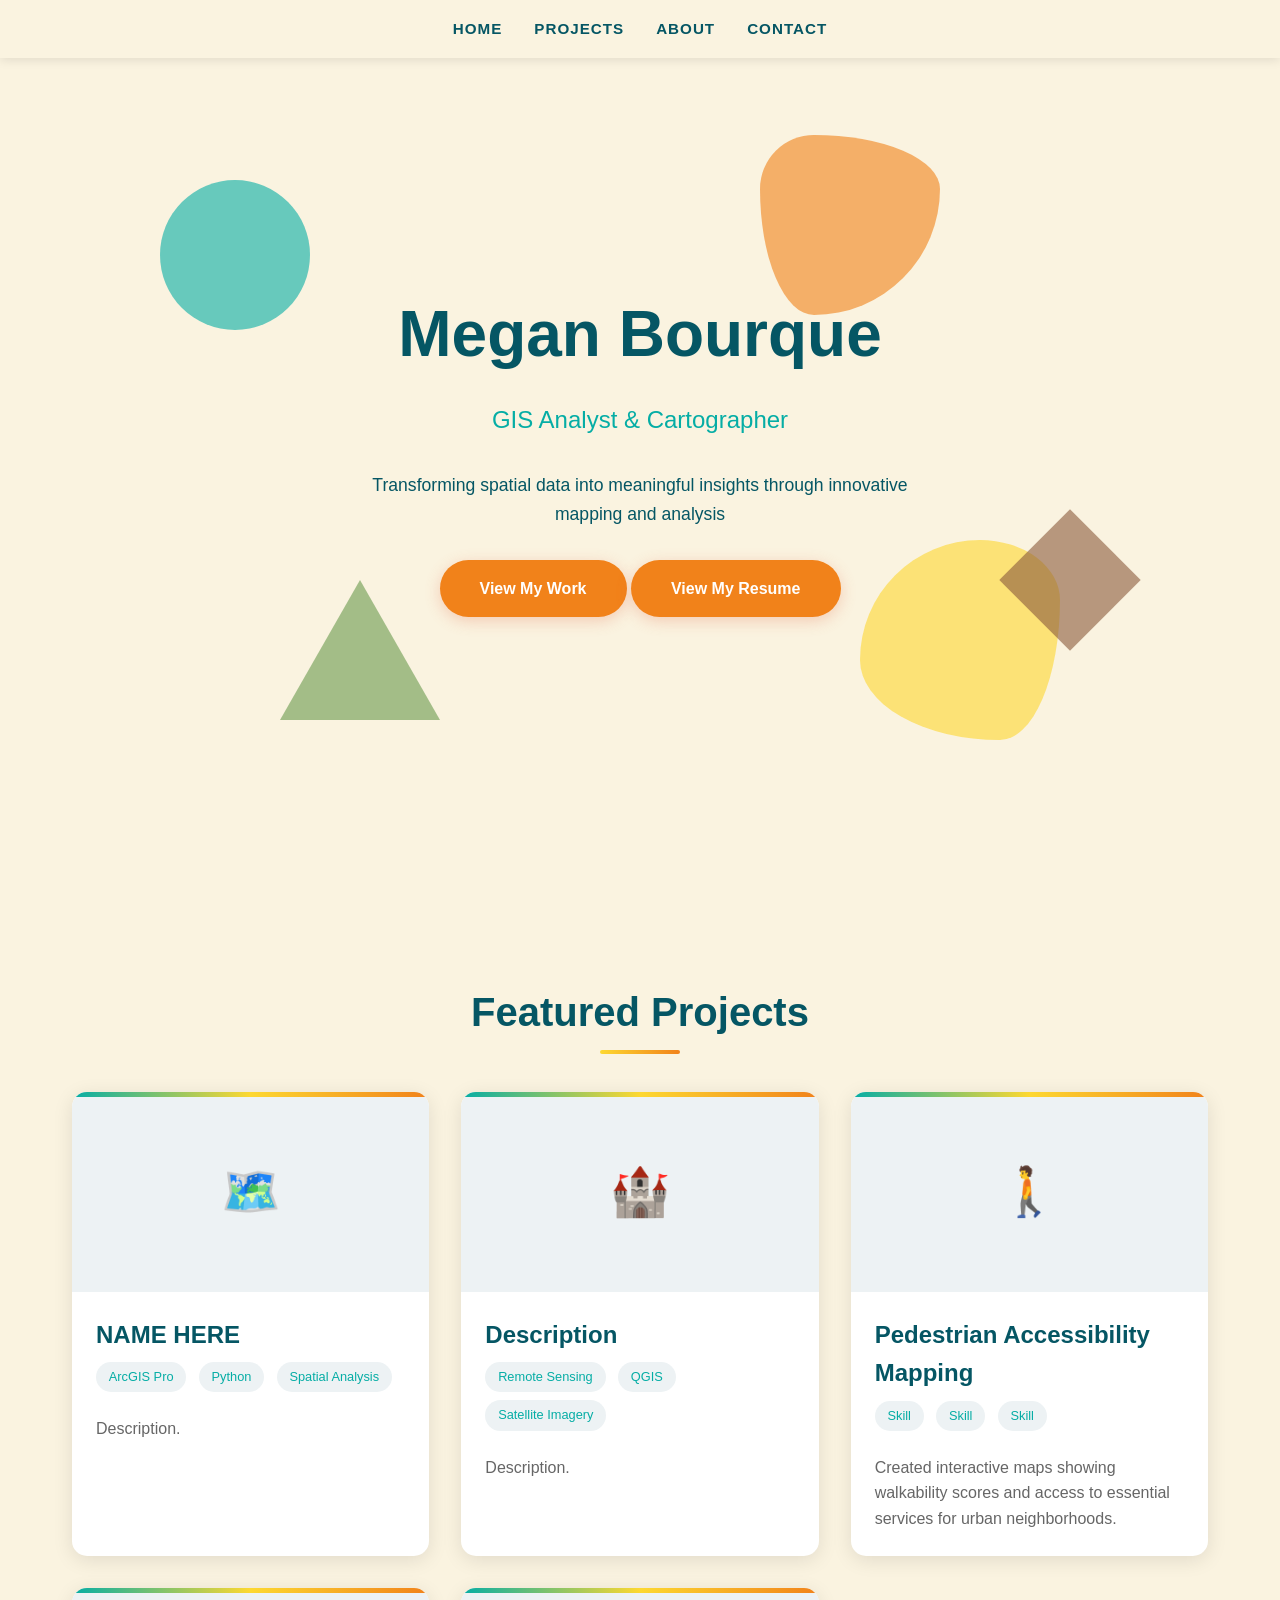
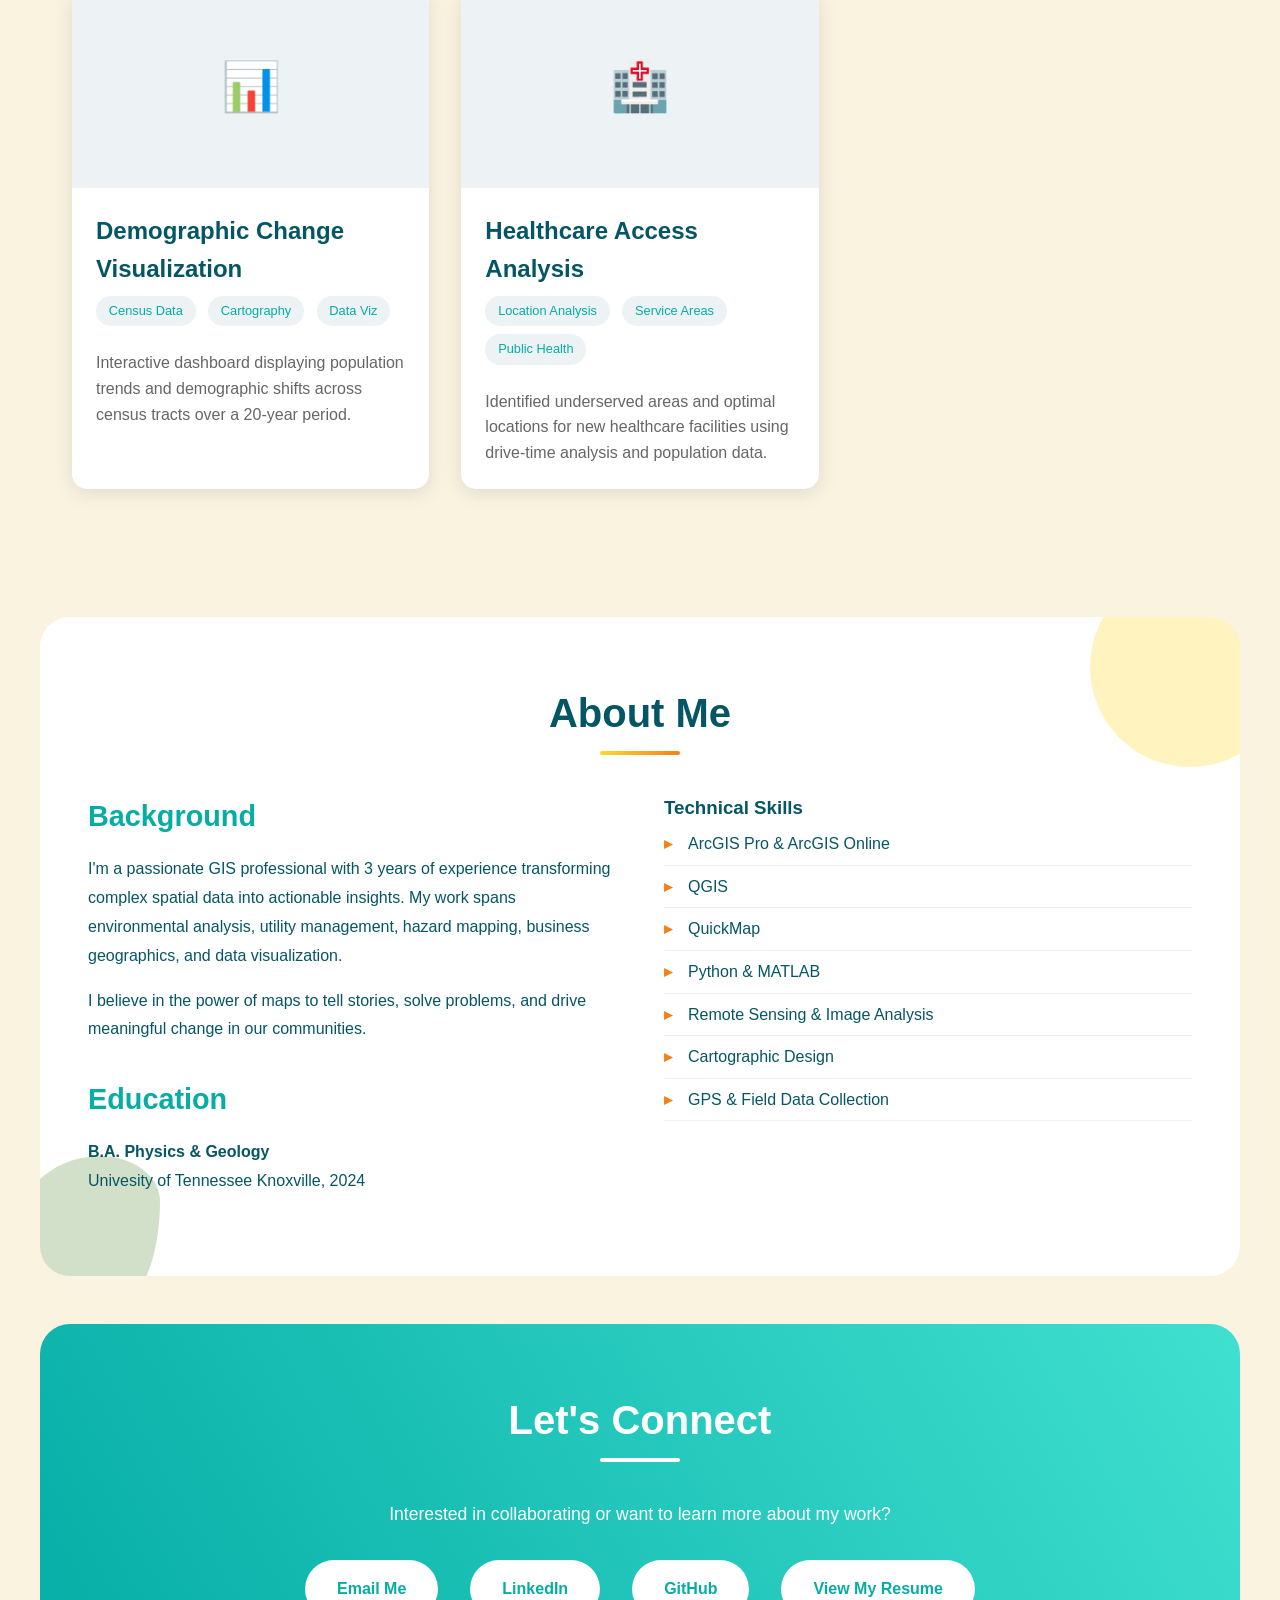
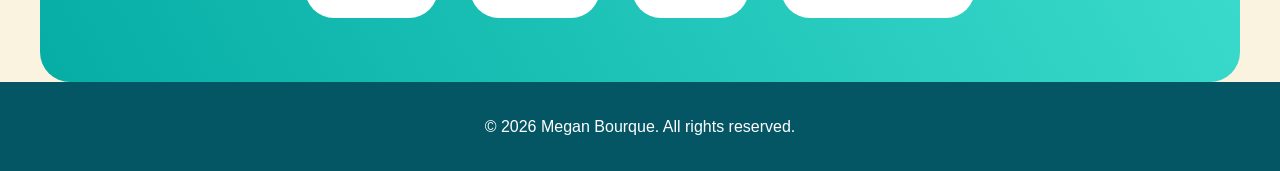
<file: index.html>
<!doctype html>
<html itemscope="" itemtype="http://schema.org/WebPage" lang="en">

<!DOCTYPE html>
<html lang="en">
<head>
    <meta charset="UTF-8">
    <meta name="viewport" content="width=device-width, initial-scale=1.0">
    <title>GIS Portfolio | Megan B. Bourque</title>
    <style>
        * {
            margin: 0;
            padding: 0;
            box-sizing: border-box;
        }

        :root {
            --teal: hsl(177, 94%, 35%);
            --orange: #f1821a;
            --yellow: #fdd831;
            --green: #6A994E;
            --brown: #8B5A3C;
            --cream: #FAF3E0;
            --dark: #055664;
            --light-gray: #EDF2F4;
            --tuqoise: #40E0D0;
        }

        body {
            font-family: 'Segoe UI', Tahoma, Geneva, Verdana, sans-serif;
            color: var(--dark);
            line-height: 1.6;
            background: var(--cream);
            overflow-x: hidden;
        }

        nav {
            position: fixed;
            top: 0;
            width: 100%;
            background: rgba(250, 243, 224, 0.95);
            backdrop-filter: blur(10px);
            padding: 1rem 2rem;
            z-index: 1000;
            box-shadow: 0 2px 10px rgba(0,0,0,0.1);
        }

        nav ul {
            list-style: none;
            display: flex;
            justify-content: center;
            gap: 2rem;
        }

        nav a {
            text-decoration: none;
            color: var(--dark);
            font-weight: 600;
            font-size: 0.95rem;
            text-transform: uppercase;
            letter-spacing: 1px;
            transition: color 0.3s;
            position: relative;
        }

        nav a::after {
            content: '';
            position: absolute;
            bottom: -5px;
            left: 0;
            width: 0;
            height: 3px;
            background: var(--teal);
            transition: width 0.3s;
        }

        nav a:hover::after {
            width: 100%;
        }

        nav a:hover {
            color: var(--teal);
        }

        #hero {
            min-height: 100vh;
            display: flex;
            align-items: center;
            justify-content: center;
            position: relative;
            overflow: hidden;
            padding-top: 80px;
        }

        .hero-content {
            text-align: center;
            z-index: 10;
            max-width: 800px;
            padding: 2rem;
        }

        .hero-content h1 {
            font-size: 4rem;
            font-weight: 800;
            margin-bottom: 1rem;
            color: var(--dark);
        }

        .hero-content .subtitle {
            font-size: 1.5rem;
            color: var(--teal);
            margin-bottom: 2rem;
            font-weight: 300;
        }

        .hero-content p {
            font-size: 1.1rem;
            margin-bottom: 2rem;
            max-width: 600px;
            margin-left: auto;
            margin-right: auto;
        }

        .cta-button {
            display: inline-block;
            padding: 1rem 2.5rem;
            background: var(--orange);
            color: white;
            text-decoration: none;
            border-radius: 50px;
            font-weight: 600;
            transition: all 0.3s;
            box-shadow: 0 4px 15px rgba(231, 111, 81, 0.3);
        }

        .cta-button:hover {
            transform: translateY(-3px);
            box-shadow: 0 6px 20px rgba(231, 111, 81, 0.4);
        }

        .shape {
            position: absolute;
            opacity: 0.6;
            animation: float 6s ease-in-out infinite;
        }

        .shape.circle {
            width: 150px;
            height: 150px;
            background: var(--teal);
            border-radius: 50%;
            top: 20%;
            left: 10%;
            animation-delay: 0s;
        }

        .shape.blob1 {
            width: 200px;
            height: 200px;
            background: var(--yellow);
            border-radius: 60% 40% 30% 70% / 60% 30% 70% 40%;
            top: 60%;
            right: 15%;
            animation-delay: 1s;
        }

        .shape.triangle {
            width: 0;
            height: 0;
            border-left: 80px solid transparent;
            border-right: 80px solid transparent;
            border-bottom: 140px solid var(--green);
            bottom: 20%;
            left: 20%;
            animation-delay: 2s;
        }

        .shape.blob2 {
            width: 180px;
            height: 180px;
            background: var(--orange);
            border-radius: 30% 70% 70% 30% / 30% 30% 70% 70%;
            top: 15%;
            right: 25%;
            animation-delay: 1.5s;
        }

        .shape.square {
            width: 100px;
            height: 100px;
            background: var(--brown);
            transform: rotate(45deg);
            bottom: 30%;
            right: 10%;
            animation-delay: 0.5s;
        }

        @keyframes float {
            0%, 100% {
                transform: translateY(0) rotate(0deg);
            }
            50% {
                transform: translateY(-20px) rotate(5deg);
            }
        }

        section {
            padding: 5rem 2rem;
            max-width: 1200px;
            margin: 0 auto;
        }

        section h2 {
            font-size: 2.5rem;
            margin-bottom: 3rem;
            text-align: center;
            position: relative;
            color: var(--dark);
        }

        section h2::after {
            content: '';
            position: absolute;
            bottom: -10px;
            left: 50%;
            transform: translateX(-50%);
            width: 80px;
            height: 4px;
            background: linear-gradient(90deg, var(--yellow), var(--orange));
            border-radius: 2px;
        }

        .projects-grid {
            display: grid;
            grid-template-columns: repeat(auto-fit, minmax(300px, 1fr));
            gap: 2rem;
            margin-top: 3rem;
        }

        .project-card {
            background: white;
            border-radius: 15px;
            overflow: hidden;
            box-shadow: 0 4px 20px rgba(0,0,0,0.1);
            transition: transform 0.3s, box-shadow 0.3s;
            position: relative;
        }

        .project-card::before {
            content: '';
            position: absolute;
            top: 0;
            left: 0;
            width: 100%;
            height: 5px;
            background: linear-gradient(90deg, var(--teal), var(--yellow), var(--orange));
        }

        .project-card:hover {
            transform: translateY(-10px);
            box-shadow: 0 8px 30px rgba(0,0,0,0.15);
        }

        .project-image {
            width: 100%;
            height: 200px;
            background: var(--light-gray);
            display: flex;
            align-items: center;
            justify-content: center;
            font-size: 3rem;
        }

        .project-content {
            padding: 1.5rem;
        }

        .project-content h3 {
            font-size: 1.5rem;
            margin-bottom: 0.5rem;
            color: var(--dark);
        }

        .project-tag {
            display: inline-block;
            padding: 0.3rem 0.8rem;
            background: var(--light-gray);
            color: var(--teal);
            border-radius: 20px;
            font-size: 0.8rem;
            margin-right: 0.5rem;
            margin-bottom: 0.5rem;
        }

        .project-content p {
            margin-top: 1rem;
            color: #666;
        }

        #about {
            background: white;
            border-radius: 30px;
            padding: 4rem 3rem;
            margin: 3rem auto;
            position: relative;
            overflow: hidden;
        }

        #about::before {
            content: '';
            position: absolute;
            top: -50px;
            right: -50px;
            width: 200px;
            height: 200px;
            background: var(--yellow);
            border-radius: 50%;
            opacity: 0.3;
        }

        #about::after {
            content: '';
            position: absolute;
            bottom: -30px;
            left: -30px;
            width: 150px;
            height: 150px;
            background: var(--green);
            border-radius: 60% 40% 30% 70% / 60% 30% 70% 40%;
            opacity: 0.3;
        }

        .about-content {
            display: grid;
            grid-template-columns: 1fr 1fr;
            gap: 3rem;
            position: relative;
            z-index: 1;
        }

        .about-text h3 {
            font-size: 1.8rem;
            margin-bottom: 1rem;
            color: var(--teal);
        }

        .about-text p {
            margin-bottom: 1rem;
            line-height: 1.8;
        }

        .skills-list {
            list-style: none;
        }

        .skills-list li {
            padding: 0.5rem 0;
            border-bottom: 1px solid var(--light-gray);
            position: relative;
            padding-left: 1.5rem;
        }

        .skills-list li::before {
            content: '▸';
            position: absolute;
            left: 0;
            color: var(--orange);
            font-weight: bold;
        }

        #contact {
            text-align: center;
            background: linear-gradient(60deg, var(--teal), var(--tuqoise));
            color: white;
            border-radius: 30px;
            padding: 4rem 2rem;
        }

        #contact h2 {
            color: white;
        }

        #contact h2::after {
            background: white;
        }

        .contact-links {
            display: flex;
            justify-content: center;
            gap: 2rem;
            margin-top: 2rem;
            flex-wrap: wrap;
        }

        .contact-link {
            display: inline-block;
            padding: 1rem 2rem;
            background: white;
            color: var(--teal);
            text-decoration: none;
            border-radius: 50px;
            font-weight: 600;
            transition: all 0.3s;
        }

        .contact-link:hover {
            transform: translateY(-3px);
            box-shadow: 0 6px 20px rgba(0,0,0,0.2);
        }

        footer {
            text-align: center;
            padding: 2rem;
            background: var(--dark);
            color: white;
        }

        @media (max-width: 768px) {
            .hero-content h1 {
                font-size: 2.5rem;
            }
            .hero-content .subtitle {
                font-size: 1.2rem;
            }
            nav ul {
                flex-wrap: wrap;
                gap: 1rem;
            }
            .about-content {
                grid-template-columns: 1fr;
            }
            section {
                padding: 3rem 1rem;
            }
            .shape {
                opacity: 0.3;
            }
        }
    </style>
</head>
<body>
    <nav>
        <ul>
            <li><a href="#hero">Home</a></li>
            <li><a href="#projects">Projects</a></li>
            <li><a href="#about">About</a></li>
            <li><a href="#contact">Contact</a></li>
        </ul>
    </nav>

    <section id="hero">
        <div class="shape circle"></div>
        <div class="shape blob1"></div>
        <div class="shape triangle"></div>
        <div class="shape blob2"></div>
        <div class="shape square"></div>
        
        <div class="hero-content">
            <h1>Megan Bourque</h1>
            <p class="subtitle">GIS Analyst & Cartographer</p>
            <p>Transforming spatial data into meaningful insights through innovative mapping and analysis</p>
            <a href="#projects" class="cta-button">View My Work</a>
            <a href="resume.html" class="cta-button">View My Resume</a>
        </div>
    </section>

    <section id="projects">
        <h2>Featured Projects</h2>
        <div class="projects-grid">
            <div class="project-card">
                <div class="project-image">🗺️</div>
                <div class="project-content">
                    <h3>NAME HERE</h3>
                    <div>
                        <span class="project-tag">ArcGIS Pro</span>
                        <span class="project-tag">Python</span>
                        <span class="project-tag">Spatial Analysis</span>
                    </div>
                    <p>Description.</p>
                </div>
            </div>

            <div class="project-card">
                <div class="project-image">🏰</div>
                <div class="project-content">
                    <h3>Description</h3>
                    <div>
                        <span class="project-tag">Remote Sensing</span>
                        <span class="project-tag">QGIS</span>
                        <span class="project-tag">Satellite Imagery</span>
                    </div>
                    <p>Description.</p>
                </div>
            </div>

            <div class="project-card">
                <div class="project-image">🚶</div>
                <div class="project-content">
                    <h3>Pedestrian Accessibility Mapping</h3>
                    <div>
                        <span class="project-tag">Skill</span>
                        <span class="project-tag">Skill</span>
                        <span class="project-tag">Skill</span>
                    </div>
                    <p>Created interactive maps showing walkability scores and access to essential services for urban neighborhoods.</p>
                </div>
            </div>

            <div class="project-card">
                <div class="project-image">📊</div>
                <div class="project-content">
                    <h3>Demographic Change Visualization</h3>
                    <div>
                        <span class="project-tag">Census Data</span>
                        <span class="project-tag">Cartography</span>
                        <span class="project-tag">Data Viz</span>
                    </div>
                    <p>Interactive dashboard displaying population trends and demographic shifts across census tracts over a 20-year period.</p>
                </div>
            </div>

            <div class="project-card">
                <div class="project-image">🏥</div>
                <div class="project-content">
                    <h3>Healthcare Access Analysis</h3>
                    <div>
                        <span class="project-tag">Location Analysis</span>
                        <span class="project-tag">Service Areas</span>
                        <span class="project-tag">Public Health</span>
                    </div>
                    <p>Identified underserved areas and optimal locations for new healthcare facilities using drive-time analysis and population data.</p>
                </div>
            </div>
        </div>
    </section>

    <section id="about">
        <h2>About Me</h2>
        <div class="about-content">
            <div class="about-text">
                <h3>Background</h3>
                <p>I'm a passionate GIS professional with 3 years of experience transforming complex spatial data into actionable insights. My work spans environmental analysis, utility management, hazard mapping, business geographics, and data visualization.</p>
                <p>I believe in the power of maps to tell stories, solve problems, and drive meaningful change in our communities.</p>
                <h3 style="margin-top: 2rem;">Education</h3>
                <p><strong>B.A. Physics & Geology </strong><br>
                Univesity of Tennessee Knoxville, 2024</p>
            </div>
            <div class="about-skills">
                <h3>Technical Skills</h3>
                <ul class="skills-list">
                    <li>ArcGIS Pro & ArcGIS Online</li>
                    <li>QGIS</li>
                    <li>QuickMap</li>
                    <li>Python & MATLAB</li>
                    <li>Remote Sensing & Image Analysis</li>
                    <li>Cartographic Design</li>
                    <li>GPS & Field Data Collection</li>
                </ul>
            </div>
        </div>
    </section>

    <section id="contact">
        <h2>Let's Connect</h2>
        <p style="margin-bottom: 2rem; font-size: 1.1rem;">Interested in collaborating or want to learn more about my work?</p>
        <div class="contact-links">
            <a href="mailto:meganmakesmaps@gmail.com" class="contact-link">Email Me</a>
            <a href="https://www.linkedin.com/in/megan-bourque/" class="contact-link">LinkedIn</a>
            <a href="" class="contact-link">GitHub</a>
            <a href="resume.html" class="contact-link">View My Resume</a>
        </div>
    </section>

    <footer>
        <p>&copy; 2026 Megan Bourque. All rights reserved.</p>
    </footer>

    <script>
        document.querySelectorAll('a[href^="#"]').forEach(anchor => {
            anchor.addEventListener('click', function (e) {
                e.preventDefault();
                const target = document.querySelector(this.getAttribute('href'));
                if (target) {
                    target.scrollIntoView({
                        behavior: 'smooth',
                        block: 'start'
                    });
                }
            });
        });

        window.addEventListener('scroll', () => {
            let current = '';
            const sections = document.querySelectorAll('section');
            
            sections.forEach(section => {
                const sectionTop = section.offsetTop;
                const sectionHeight = section.clientHeight;
                if (pageYOffset >= sectionTop - 100) {
                    current = section.getAttribute('id');
                }
            });

            document.querySelectorAll('nav a').forEach(link => {
                link.classList.remove('active');
                if (link.getAttribute('href').slice(1) === current) {
                    link.classList.add('active');
                }
            });
        });
    </script>
</body>
</html>
</html>
</file>
